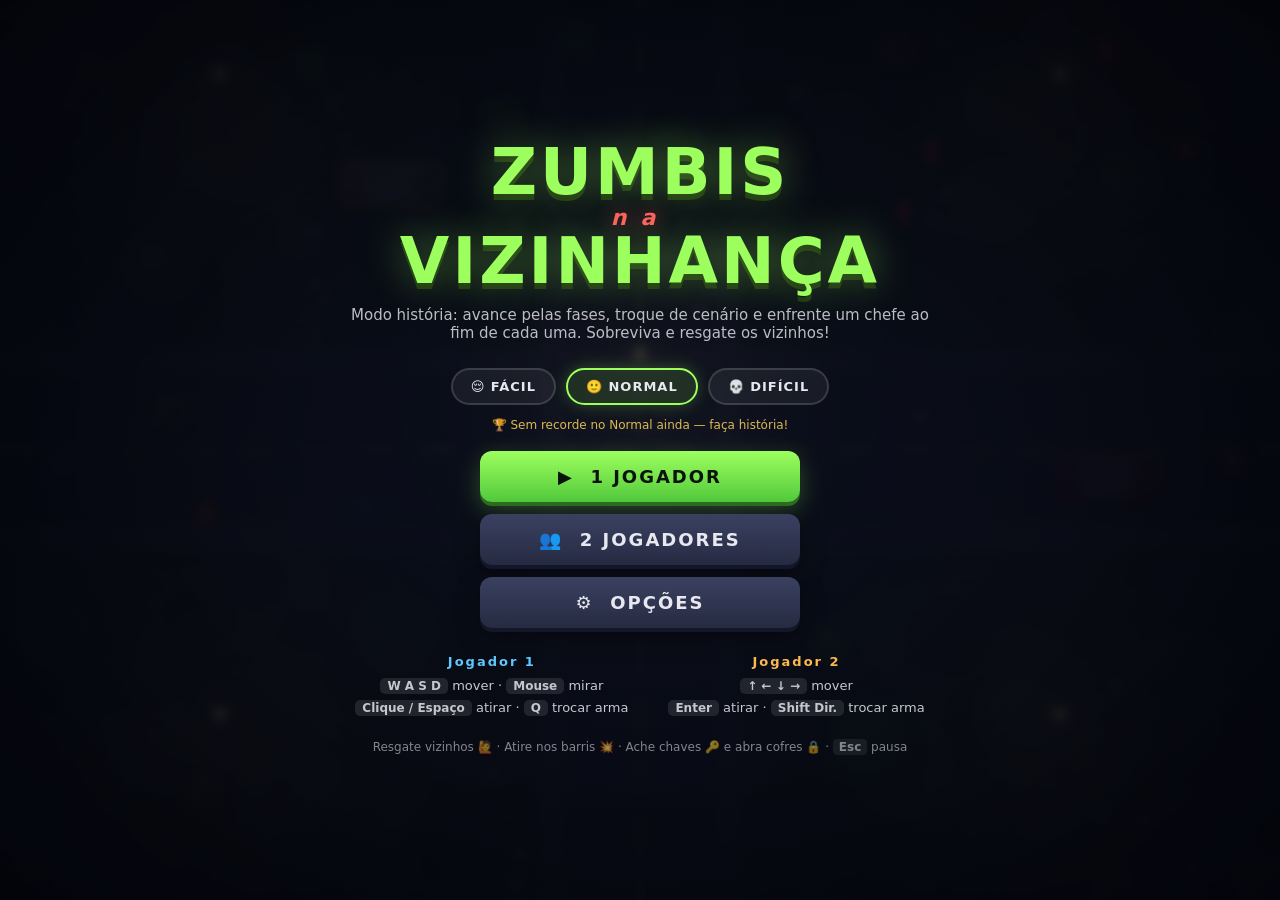
<file: index.html>
<!DOCTYPE html>
<html lang="pt-BR">
<head>
<meta charset="utf-8">
<meta name="viewport" content="width=device-width, initial-scale=1">
<title>Zumbis na Vizinhança</title>
<link rel="stylesheet" href="css/style.css">
</head>
<body>
<canvas id="game"></canvas>

<!-- HUD -->
<div id="hud" class="hidden">
  <div id="topbar">
    <div id="waveLabel">ONDA 1</div>
    <div id="score">0</div>
    <div id="money" class="stat"><i class="hicon"></i><span class="hval">0</span></div>
    <div id="zleft" class="stat"><i class="hicon"></i><span class="hval">0</span></div>
    <div id="keys" class="stat hidden"><i class="hicon"></i><span class="hval">0</span></div>
  </div>
  <div id="combo" class="hidden">
    <span id="comboMult">x2</span>
    <div id="comboBar"><div id="comboFill"></div></div>
  </div>
  <div id="bossbar" class="hidden">
    <div id="bossname">CHEFE</div>
    <div id="bossHp"><div id="bossHpFill"></div></div>
  </div>
  <div id="objective" class="hidden"></div>
  <div id="shopHint" class="hidden"><i class="hicon"></i><span class="hval"></span></div>
  <div id="mods" class="hidden"></div>
  <div class="pcard" id="p1card">
    <div class="pname" style="color:#5ec8ff">JOGADOR 1</div>
    <div class="hpbar"><div class="hpfill" id="p1hp"></div></div>
    <div class="weap" id="p1weap"><i class="wicon"></i><span class="wtext">Pistola · ∞</span></div>
  </div>
  <div class="pcard right hidden" id="p2card">
    <div class="pname" style="color:#ffb84d">JOGADOR 2</div>
    <div class="hpbar"><div class="hpfill" id="p2hp"></div></div>
    <div class="weap" id="p2weap"><i class="wicon"></i><span class="wtext">Pistola · ∞</span></div>
  </div>
  <div id="banner" class="hidden"></div>
</div>

<!-- MENU -->
<div id="menu" class="overlay">
  <div class="panel">
    <h1>ZUMBIS<span>na</span>VIZINHANÇA</h1>
    <p class="tag">Modo história: avance pelas fases, troque de cenário e enfrente um chefe ao fim de cada uma. Sobreviva e resgate os vizinhos!</p>

    <div class="diffs">
      <button class="diffbtn" data-diff="easy">😌 FÁCIL</button>
      <button class="diffbtn sel" data-diff="normal">🙂 NORMAL</button>
      <button class="diffbtn" data-diff="hard">💀 DIFÍCIL</button>
    </div>
    <p id="highline" class="hint" style="margin-bottom:14px"></p>

    <div class="btns">
      <button id="btn1p" class="big" disabled>▶ &nbsp;1 JOGADOR</button>
      <button id="btn2p" class="big alt" disabled>👥 &nbsp;2 JOGADORES</button>
      <button id="btnOptions" class="big alt">⚙ &nbsp;OPÇÕES</button>
    </div>
    <p id="artLoading" class="hint artload">⏳ Carregando arte…</p>
    <div class="controls">
      <div>
        <h3 style="color:#5ec8ff">Jogador 1</h3>
        <p id="p1hint"></p>
      </div>
      <div>
        <h3 style="color:#ffb84d">Jogador 2</h3>
        <p id="p2hint"></p>
      </div>
    </div>
    <p class="hint">Resgate vizinhos 🙋 · Atire nos barris 💥 · Ache chaves 🔑 e abra cofres 🔒 · <b>Esc</b> pausa</p>
  </div>
</div>

<!-- OPÇÕES -->
<div id="options" class="overlay hidden">
  <div class="panel">
    <h2>OPÇÕES</h2>

    <div class="optgroup">
      <h3>Controles</h3>
      <p class="opthint">Escolha as teclas de cada jogador — movimento, tiro e troca de arma.</p>
      <button id="btnControls" class="big">⌨ &nbsp;CONFIGURAR TECLAS</button>
    </div>

    <div class="optgroup">
      <h3>Áudio</h3>
      <div class="audio-set">
        <span>🎵</span><input type="range" class="vol vol-music" min="0" max="100" title="Música">
        <span>🔊</span><input type="range" class="vol vol-sfx" min="0" max="100" title="Efeitos">
      </div>
    </div>

    <div class="optgroup">
      <h3>Acessibilidade</h3>
      <label class="cb-toggle"><input type="checkbox" id="cbMode"> Modo daltônico (cores acessíveis)</label>
    </div>

    <div class="btns">
      <button id="optBack" class="big alt">◀ VOLTAR</button>
    </div>
  </div>
</div>

<!-- SELEÇÃO DE PERSONAGEM -->
<div id="charselect" class="overlay hidden">
  <div class="panel">
    <h2 id="csPrompt">ESCOLHA SEU HERÓI</h2>
    <div id="charrow"></div>
    <div id="csPicks"></div>
    <div class="btns">
      <button id="csBack" class="big alt">◀ VOLTAR</button>
    </div>
  </div>
</div>

<!-- ABRIGO (entre fases): estruturas, moradores e loja -->
<div id="shop" class="overlay hidden">
  <div class="panel wide">
    <h2 id="shopTitle">ABRIGO</h2>
    <p class="tag">Fim da fase! Invista no abrigo antes de seguir (sua pontuação não cai). <span id="shopMoney">💰 0</span></p>
    <p id="nextMods" class="nextmods"></p>
    <div class="tabs">
      <button class="tab sel" data-tab="tabRooms">🏚 ESTRUTURAS</button>
      <button class="tab" data-tab="tabPeople">🙋 MORADORES <span id="peopleCount" class="pill"></span></button>
      <button class="tab" data-tab="shopItems">🛒 LOJA</button>
    </div>
    <div id="tabRooms" class="tabpane"></div>
    <div id="tabPeople" class="tabpane hidden"></div>
    <div id="shopItems" class="tabpane hidden"></div>
    <div class="btns">
      <button id="shopGo" class="big">▶ PRÓXIMA FASE</button>
    </div>
  </div>
</div>

<!-- CONTROLES (remapeamento de teclas) -->
<div id="controls" class="overlay hidden">
  <div class="panel">
    <h2>CONTROLES</h2>
    <p class="tag">Clique numa tecla e aperte a nova. <b>Esc</b> cancela a captura.</p>
    <div id="bindsGrid"></div>
    <p id="bindMsg" class="bindmsg"></p>
    <div class="btns">
      <button id="ctrlBack" class="big">◀ VOLTAR</button>
      <button id="ctrlReset" class="big alt">↺ RESTAURAR PADRÃO</button>
    </div>
  </div>
</div>

<!-- PAUSE -->
<div id="pause" class="overlay hidden">
  <div class="panel small">
    <h2>PAUSADO</h2>
    <div class="btns">
      <button id="btnResume" class="big">CONTINUAR</button>
      <button id="btnPauseControls" class="big alt">⌨ CONTROLES</button>
      <button id="btnQuit" class="big alt">SAIR PARA O MENU</button>
    </div>
    <div class="audio-set">
      <span>🎵</span><input type="range" class="vol vol-music" min="0" max="100" title="Música">
      <span>🔊</span><input type="range" class="vol vol-sfx" min="0" max="100" title="Efeitos">
    </div>
  </div>
</div>

<!-- GAME OVER -->
<div id="gameover" class="overlay hidden">
  <div class="panel small">
    <h2 class="red">VOCÊ VIROU JANTAR</h2>
    <div id="stats"></div>
    <div class="btns">
      <button id="btnRetry" class="big">↻ JOGAR DE NOVO</button>
      <button id="btnMenu" class="big alt">MENU</button>
    </div>
  </div>
</div>

<script src="js/utils.js"></script>
<script src="js/audio.js"></script>
<script src="js/input.js"></script>
<script src="js/particles.js"></script>
<script src="js/cartoon.js"></script>
<script src="js/aiart.js"></script>
<script src="js/world.js"></script>
<script src="js/entities.js"></script>
<script src="js/game.js"></script>
</body>
</html>
</file>
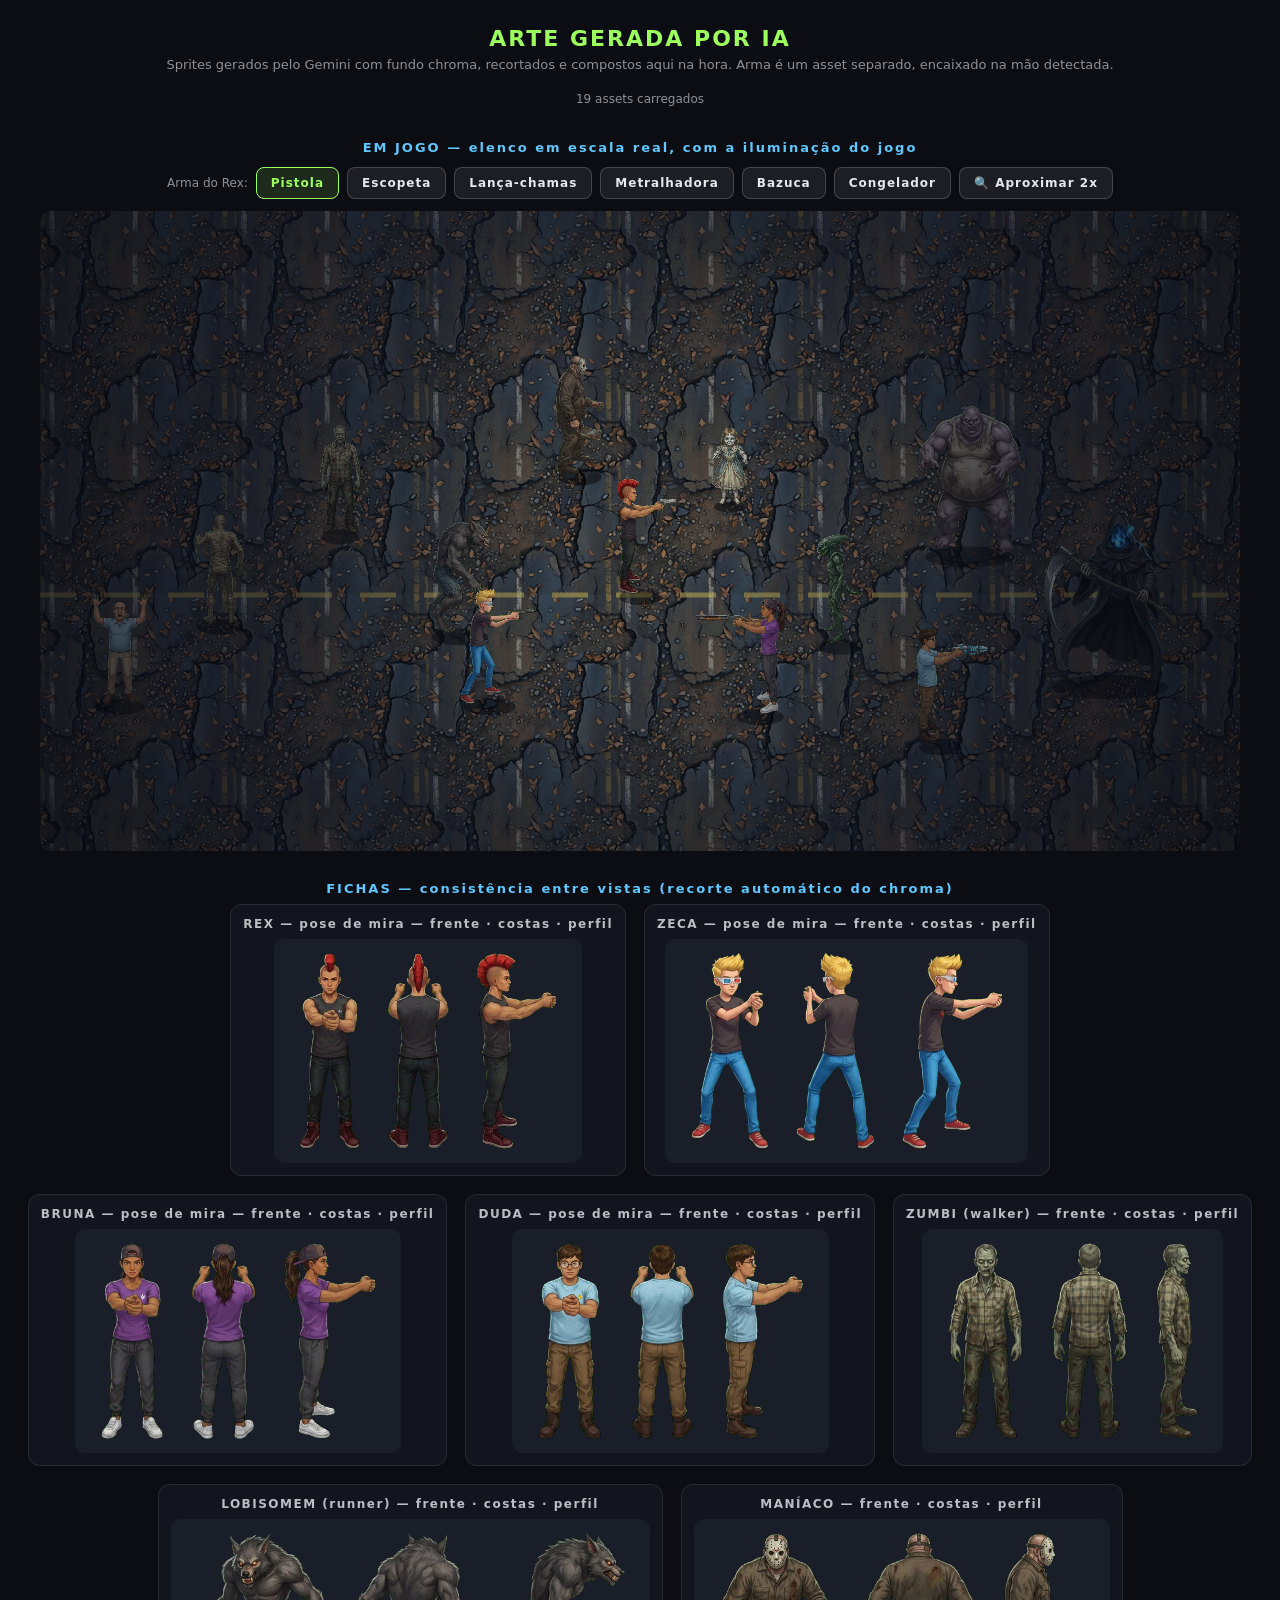
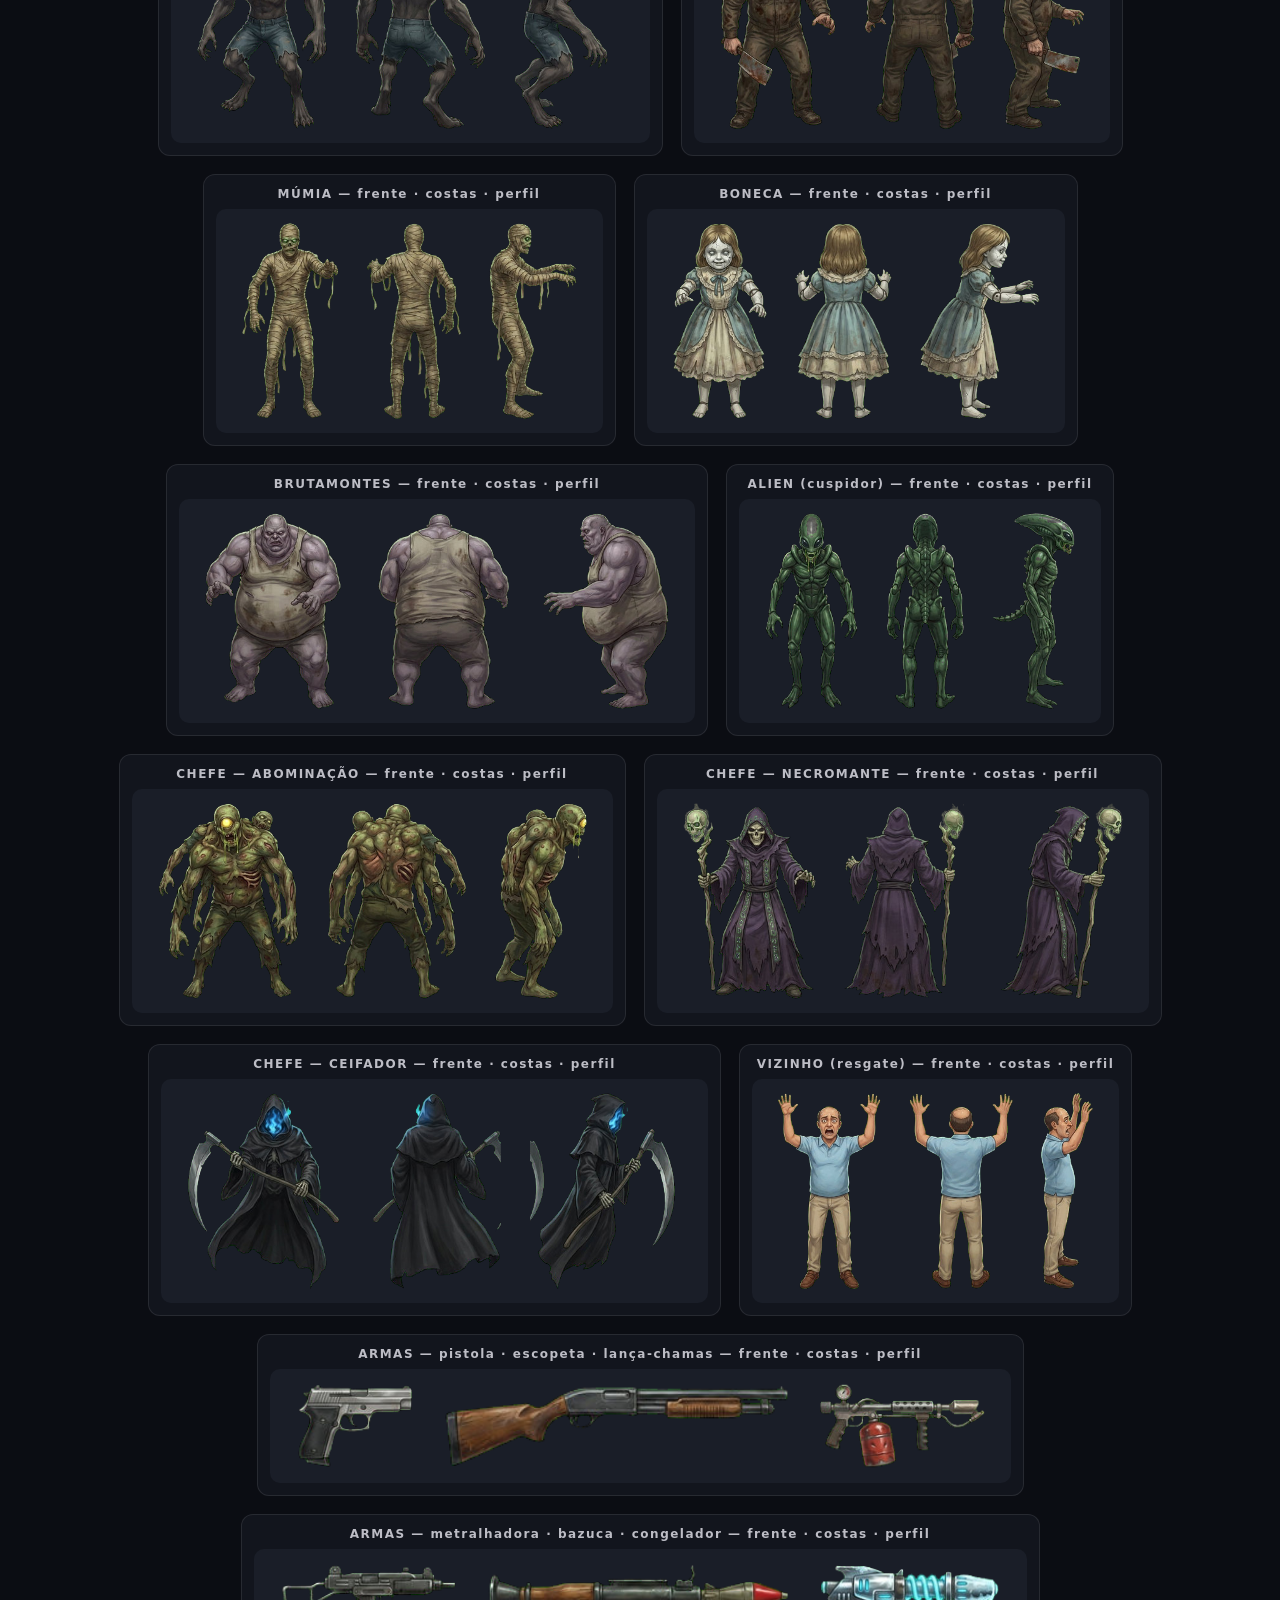
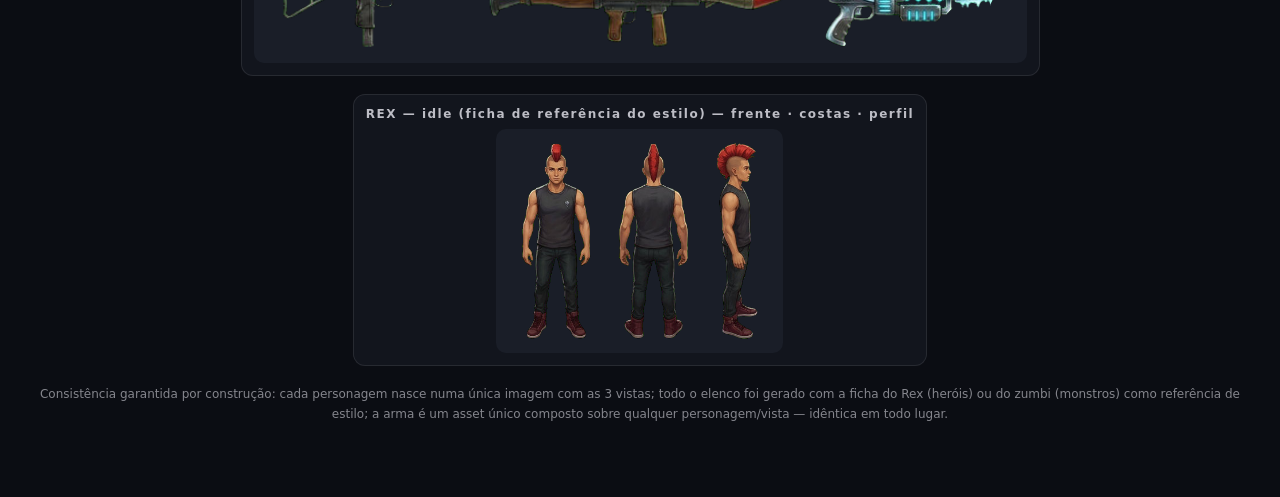
<file: ai-preview.html>
<!DOCTYPE html>
<html lang="pt-BR">
<head>
<meta charset="utf-8">
<meta name="viewport" content="width=device-width, initial-scale=1">
<title>Arte gerada por IA — Zumbis na Vizinhança</title>
<style>
  * { box-sizing: border-box; }
  body { margin: 0; padding: 26px 20px 60px; background: #0b0d13; color: #e8e8f0; font-family: 'Segoe UI', system-ui, sans-serif; }
  h1 { font-size: 22px; letter-spacing: 2px; color: #9dff5e; text-align: center; margin: 0 0 6px; }
  h2 { font-size: 13px; letter-spacing: 2px; color: #5ec8ff; margin: 30px 0 8px; text-align: center; }
  .sub { text-align: center; opacity: .6; font-size: 13px; margin: 0 0 20px; }
  .wrap { max-width: 1240px; margin: 0 auto; }
  canvas { display: block; margin: 0 auto; border-radius: 10px; background: #000; max-width: 100%; }
  .ctl { text-align: center; margin: 12px 0; display: flex; gap: 8px; justify-content: center; flex-wrap: wrap; align-items: center; }
  .ctl span { opacity: .6; font-size: 12px; }
  button { font-family: inherit; font-size: 12px; font-weight: 700; letter-spacing: 1px; color: #e8e8f0;
    background: rgba(255,255,255,.07); border: 1px solid rgba(255,255,255,.18); border-radius: 8px; padding: 8px 14px; cursor: pointer; }
  button:hover { background: rgba(255,255,255,.14); }
  button.sel { border-color: #9dff5e; color: #9dff5e; background: rgba(157,255,94,.12); }
  .sheets { display: flex; gap: 18px; justify-content: center; flex-wrap: wrap; }
  .sheet { background: #12151d; border: 1px solid rgba(255,255,255,.09); border-radius: 12px; padding: 12px; text-align: center; }
  .sheet h3 { font-size: 12px; letter-spacing: 1.5px; margin: 0 0 8px; opacity: .8; }
  .sheet canvas { background: #1a1e28; }
  .note { font-size: 12px; opacity: .55; text-align: center; margin-top: 18px; line-height: 1.7; }
  #status { text-align: center; opacity: .6; font-size: 12px; min-height: 18px; }
</style>
</head>
<body>
<div class="wrap">
  <h1>ARTE GERADA POR IA</h1>
  <p class="sub">Sprites gerados pelo Gemini com fundo chroma, recortados e compostos aqui na hora. Arma é um asset separado, encaixado na mão detectada.</p>
  <p id="status">carregando…</p>

  <h2>EM JOGO — elenco em escala real, com a iluminação do jogo</h2>
  <div class="ctl">
    <span>Arma do Rex:</span>
    <button data-w="weapons:0" class="sel">Pistola</button>
    <button data-w="weapons:1">Escopeta</button>
    <button data-w="weapons:2">Lança-chamas</button>
    <button data-w="weapons2:0">Metralhadora</button>
    <button data-w="weapons2:1">Bazuca</button>
    <button data-w="weapons2:2">Congelador</button>
    <button id="zoom">🔍 Aproximar 2x</button>
  </div>
  <canvas id="scene" width="1200" height="640"></canvas>

  <h2>FICHAS — consistência entre vistas (recorte automático do chroma)</h2>
  <div class="sheets" id="sheets"></div>

  <p class="note">
    Consistência garantida por construção: cada personagem nasce numa única imagem com as 3 vistas;
    todo o elenco foi gerado com a ficha do Rex (heróis) ou do zumbi (monstros) como referência de estilo;
    a arma é um asset único composto sobre qualquer personagem/vista — idêntica em todo lugar.
  </p>
</div>

<script>
// ---------- carregamento + chroma key ----------
function loadImg(src) {
  return new Promise((ok, err) => { const i = new Image(); i.onload = () => ok(i); i.onerror = err; i.src = src; });
}

// remove o verde puro (tolerante a JPEG) e tira a franja verde das bordas
function chromaKey(img) {
  const c = document.createElement('canvas');
  c.width = img.naturalWidth; c.height = img.naturalHeight;
  const g = c.getContext('2d');
  g.drawImage(img, 0, 0);
  const id = g.getImageData(0, 0, c.width, c.height);
  const d = id.data;
  for (let i = 0; i < d.length; i += 4) {
    const r = d[i], gg = d[i + 1], b = d[i + 2];
    const dom = gg - Math.max(r, b);
    if (dom > 90) { d[i + 3] = 0; continue; }
    if (dom > 34) { d[i + 3] = Math.round(255 * (1 - (dom - 34) / 56)); d[i + 1] = Math.max(r, b); }
  }
  g.putImageData(id, 0, 0);
  return c;
}

// separa as figuras de uma ficha (colunas ocupadas separadas por vão) e recorta cada bbox
function slice(keyed, expected) {
  const w = keyed.width, h = keyed.height;
  const d = keyed.getContext('2d').getImageData(0, 0, w, h).data;
  // ocupação por coluna (contagem, não só booleano: serve para achar "vales")
  const cnt = new Uint16Array(w);
  for (let y = 0; y < h; y++) for (let x = 0; x < w; x++) if (d[(y * w + x) * 4 + 3] > 40) cnt[x]++;
  const runs = [];
  let start = -1, gap = 0;
  for (let x = 0; x <= w; x++) {
    const on = x < w && cnt[x] > 0;
    if (on) { if (start < 0) start = x; gap = 0; }
    else if (start >= 0) { if (++gap > 14) { runs.push([start, x - gap]); start = -1; gap = 0; } }
  }
  if (start >= 0) runs.push([start, w - 1]);
  runs.sort((a, b) => (b[1] - b[0]) - (a[1] - a[0]));
  let keep = runs.slice(0, expected).sort((a, b) => a[0] - b[0]);

  // figuras encostando (foice, braços largos) fundem faixas → divide a mais larga
  // nos vales de ocupação perto das divisões iguais (as fichas são espaçadas uniformemente)
  if (keep.length < expected && keep.length > 0) {
    const wide = keep.reduce((a, b) => (b[1] - b[0]) > (a[1] - a[0]) ? b : a);
    const need = expected - keep.length + 1;
    const [x0, x1] = wide, span = x1 - x0 + 1, r = Math.round(span * 0.10);
    const cuts = [];
    for (let i = 1; i < need; i++) {
      const target = x0 + Math.round(span * i / need);
      let best = target, bv = Infinity;
      for (let x = Math.max(x0, target - r); x <= Math.min(x1, target + r); x++) if (cnt[x] < bv) { bv = cnt[x]; best = x; }
      cuts.push(best);
    }
    const pieces = []; let s = x0;
    for (const c of cuts) { pieces.push([s, c]); s = c + 1; }
    pieces.push([s, x1]);
    keep = keep.filter(k => k !== wide).concat(pieces).sort((a, b) => a[0] - b[0]);
  }
  return keep.map(([x0, x1]) => {
    let y0 = h, y1 = 0;
    for (let y = 0; y < h; y++) for (let x = x0; x <= x1; x++) if (d[(y * w + x) * 4 + 3] > 40) { if (y < y0) y0 = y; if (y > y1) y1 = y; break; }
    const pad = 4;
    const c = document.createElement('canvas');
    c.width = (x1 - x0 + 1) + pad * 2; c.height = (y1 - y0 + 1) + pad * 2;
    c.getContext('2d').drawImage(keyed, x0, y0, x1 - x0 + 1, y1 - y0 + 1, pad, pad, x1 - x0 + 1, y1 - y0 + 1);
    return c;
  });
}

// ponto da mão num sprite de perfil em pose de mira: região opaca mais à direita
const _hand = new WeakMap();
function handPoint(c) {
  if (_hand.has(c)) return _hand.get(c);
  const w = c.width, h = c.height;
  const d = c.getContext('2d').getImageData(0, 0, w, h).data;
  let maxX = 0;
  for (let x = w - 1; x >= 0 && !maxX; x--) for (let y = 0; y < h; y++) if (d[(y * w + x) * 4 + 3] > 60) { maxX = x; break; }
  let sy = 0, n = 0;
  for (let x = Math.max(0, maxX - Math.round(w * 0.07)); x <= maxX; x++)
    for (let y = 0; y < h; y++) if (d[(y * w + x) * 4 + 3] > 60) { sy += y; n++; }
  const p = { x: maxX - w * 0.02, y: n ? sy / n : h * 0.25 };
  _hand.set(c, p);
  return p;
}

// empunhadura de cada arma (fração da largura/altura) e altura em jogo
const ANCHORS = {
  weapons:  [ { ax: 0.24, ay: 0.62, h: 0.12 }, { ax: 0.46, ay: 0.50, h: 0.16 }, { ax: 0.34, ay: 0.46, h: 0.19 } ],
  weapons2: [ { ax: 0.40, ay: 0.55, h: 0.14 }, { ax: 0.44, ay: 0.50, h: 0.16 }, { ax: 0.28, ay: 0.56, h: 0.15 } ],
};

// sprite com altura-alvo, pés em footY, com sombra
function sprite(g, c, x, footY, height, flip) {
  const s = height / c.height, w = c.width * s;
  g.save();
  g.globalAlpha = 0.45; g.fillStyle = '#000';
  g.beginPath(); g.ellipse(x, footY + 2, w * 0.42, height * 0.07, 0, 0, Math.PI * 2); g.fill();
  g.restore();
  g.save();
  g.translate(x, footY);
  if (flip) g.scale(-1, 1);
  g.drawImage(c, -w / 2, -height, w, height);
  g.restore();
}

// herói de perfil com a arma composta NA MÃO (arma por baixo; as mãos envolvem a empunhadura)
function heroArmed(g, side, x, footY, height, wpKey, flip) {
  const s = height / side.height, w = side.width * s;
  const [sheet, idx] = wpKey.split(':');
  const wp = A[sheet] && A[sheet][+idx];
  if (wp) {
    const hp = handPoint(side), an = ANCHORS[sheet][+idx];
    const wh = height * an.h, ws = wh / wp.height, ww = wp.width * ws;
    g.save();
    g.translate(x, footY);
    if (flip) g.scale(-1, 1);
    const hx = -w / 2 + hp.x * s, hy = -height + hp.y * s;
    g.drawImage(wp, hx - ww * an.ax, hy - wh * an.ay, ww, wh);
    g.restore();
  }
  sprite(g, side, x, footY, height, flip);
}

// ---------- cena ----------
const scene = document.getElementById('scene');
const S = scene.getContext('2d');
let A = {};
let rexWeapon = 'weapons:0', zoom = false;

function drawScene() {
  const W = scene.width, H = scene.height;
  const z = zoom ? 2 : 1;
  S.save();
  S.setTransform(1, 0, 0, 1, 0, 0);
  S.clearRect(0, 0, W, H);
  S.scale(z, z);
  const vw = W / z, vh = H / z;

  if (A.ground) {
    S.fillStyle = S.createPattern(A.ground, 'repeat');
    S.save(); S.scale(0.5, 0.5); S.fillRect(0, 0, vw * 2, vh * 2); S.restore();
  } else { S.fillStyle = '#2a2c30'; S.fillRect(0, 0, vw, vh); }
  S.strokeStyle = 'rgba(210,190,90,.55)'; S.lineWidth = 5; S.setLineDash([36, 28]);
  S.beginPath(); S.moveTo(0, vh * 0.6); S.lineTo(vw, vh * 0.6); S.stroke(); S.setLineDash([]);

  const HH = 118, MH = 112, BH = 175;
  const cx = vw * 0.5, fy = vh * 0.6;
  const v = (k, i) => A[k] && A[k][i];

  // monstros ao redor (várias vistas)
  if (v('zombie', 0))   sprite(S, v('zombie', 0),   cx - 300, fy - 60, MH);
  if (v('werewolf', 2)) sprite(S, v('werewolf', 2), cx - 180, fy + 40, MH * 1.05);
  if (v('brute', 0))    sprite(S, v('brute', 0),    cx + 330, fy - 40, MH * 1.35);
  if (v('alien', 2))    sprite(S, v('alien', 2),    cx + 200, fy + 50, MH, true);
  if (v('mummy', 1))    sprite(S, v('mummy', 1),    cx - 420, fy + 30, MH);
  if (v('doll', 0))     sprite(S, v('doll', 0),     cx + 90,  fy - 90, MH * 0.7);
  if (v('maniac', 2))   sprite(S, v('maniac', 2),   cx - 60,  fy - 120, MH * 1.08);
  if (v('boss_reaper', 0)) sprite(S, v('boss_reaper', 0), cx + 470, fy + 90, BH);
  if (v('civilian', 0)) sprite(S, v('civilian', 0), cx - 520, fy + 110, HH * 0.95);

  // heróis armados (perfil), cada um com uma arma diferente
  if (v('rex_aim', 2))   heroArmed(S, v('rex_aim', 2),   cx,       fy,       HH, rexWeapon);
  if (v('zeca_aim', 2))  heroArmed(S, v('zeca_aim', 2),  cx - 150, fy + 110, HH, 'weapons2:0');
  if (v('bruna_aim', 2)) heroArmed(S, v('bruna_aim', 2), cx + 120, fy + 120, HH, 'weapons:1', true);
  if (v('duda_aim', 2))  heroArmed(S, v('duda_aim', 2),  cx + 300, fy + 150, HH, 'weapons2:2');

  // iluminação do jogo
  const dark = document.createElement('canvas'); dark.width = W; dark.height = H;
  const D = dark.getContext('2d');
  D.fillStyle = 'rgba(12,14,30,0.58)'; D.fillRect(0, 0, W, H);
  D.globalCompositeOperation = 'destination-out';
  const hole = (x, y, r, a) => { const gr = D.createRadialGradient(x, y, 0, x, y, r); gr.addColorStop(0, `rgba(0,0,0,${a})`); gr.addColorStop(1, 'rgba(0,0,0,0)'); D.fillStyle = gr; D.beginPath(); D.arc(x, y, r, 0, Math.PI * 2); D.fill(); };
  hole(cx * z, (fy - 50) * z, 340 * z, 0.98); hole(cx * z, (fy - 50) * z, 620 * z, 0.35);
  S.setTransform(1, 0, 0, 1, 0, 0);
  S.drawImage(dark, 0, 0);
  const vg = S.createRadialGradient(W / 2, H / 2, Math.min(W, H) * 0.3, W / 2, H / 2, Math.max(W, H) * 0.7);
  vg.addColorStop(0, 'rgba(0,0,0,0)'); vg.addColorStop(1, 'rgba(0,0,0,.46)');
  S.fillStyle = vg; S.fillRect(0, 0, W, H);
  S.restore();
}

function showSheet(title, parts, height) {
  const box = document.createElement('div'); box.className = 'sheet';
  const h3 = document.createElement('h3'); h3.textContent = title; box.appendChild(h3);
  const c = document.createElement('canvas');
  const gapPx = 24;
  const ws = parts.map(p => p.width * (height / p.height));
  c.width = ws.reduce((a, b) => a + b, 0) + gapPx * (parts.length + 1); c.height = height + 24;
  const g = c.getContext('2d');
  let x = gapPx;
  parts.forEach((p, i) => { g.drawImage(p, x, 12, ws[i], height); x += ws[i] + gapPx; });
  box.appendChild(c);
  document.getElementById('sheets').appendChild(box);
}

// [asset, título, altura na ficha]
const SHEETS = [
  ['rex_aim',   'REX — pose de mira'],   ['zeca_aim', 'ZECA — pose de mira'],
  ['bruna_aim', 'BRUNA — pose de mira'], ['duda_aim', 'DUDA — pose de mira'],
  ['zombie', 'ZUMBI (walker)'], ['werewolf', 'LOBISOMEM (runner)'], ['maniac', 'MANÍACO'],
  ['mummy', 'MÚMIA'], ['doll', 'BONECA'], ['brute', 'BRUTAMONTES'], ['alien', 'ALIEN (cuspidor)'],
  ['boss_abom', 'CHEFE — ABOMINAÇÃO'], ['boss_necro', 'CHEFE — NECROMANTE'], ['boss_reaper', 'CHEFE — CEIFADOR'],
  ['civilian', 'VIZINHO (resgate)'],
  ['weapons',  'ARMAS — pistola · escopeta · lança-chamas', 90],
  ['weapons2', 'ARMAS — metralhadora · bazuca · congelador', 90],
  ['rex', 'REX — idle (ficha de referência do estilo)'],
];

(async () => {
  const st = document.getElementById('status');
  const missing = [];
  await Promise.all(SHEETS.map(async ([name]) => {
    try { A[name] = slice(chromaKey(await loadImg(`assets/ai/${name}.jpg`)), 3); }
    catch (e) { missing.push(name); }
  }));
  try { A.ground = await loadImg('assets/ai/ground.jpg'); } catch (e) {}
  st.textContent = `${Object.keys(A).length} assets carregados` + (missing.length ? ` · faltando: ${missing.join(', ')}` : '');
  for (const [name, title, h] of SHEETS) if (A[name]) showSheet(title + ' — frente · costas · perfil', A[name], h || 200);
  drawScene();
})();

document.querySelectorAll('button[data-w]').forEach(b => b.onclick = () => {
  rexWeapon = b.dataset.w;
  document.querySelectorAll('button[data-w]').forEach(o => o.classList.toggle('sel', o === b));
  drawScene();
});
document.getElementById('zoom').onclick = (e) => { zoom = !zoom; e.target.textContent = zoom ? '↩ Escala real' : '🔍 Aproximar 2x'; drawScene(); };
</script>
</body>
</html>
</file>
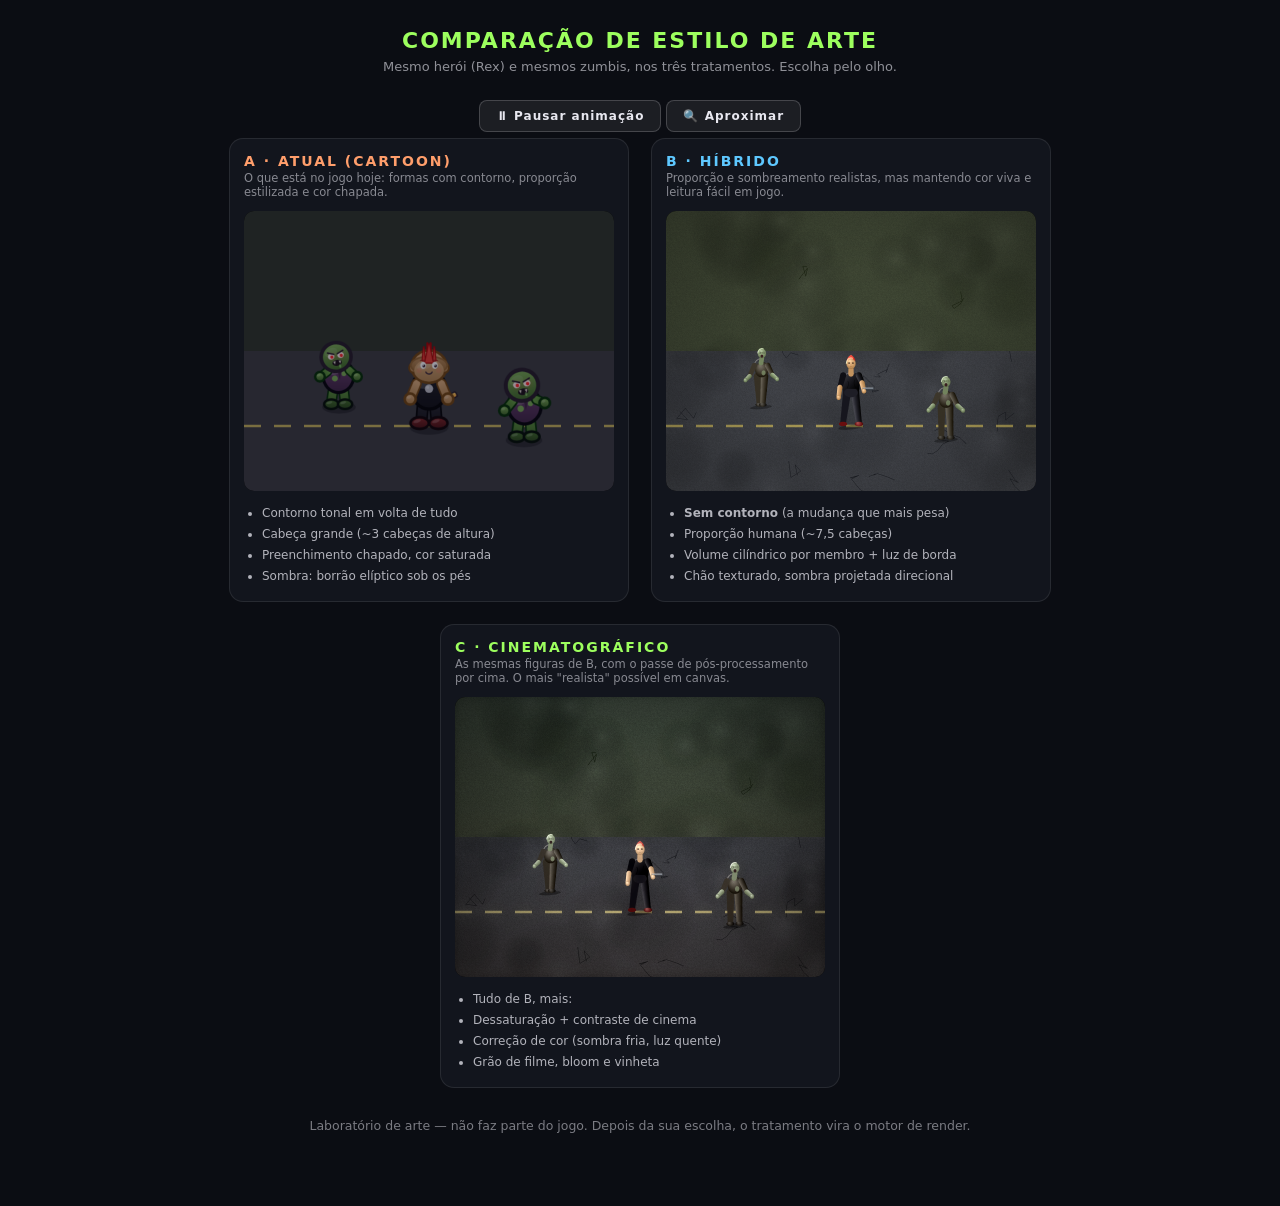
<file: art-preview.html>
<!DOCTYPE html>
<html lang="pt-BR">
<head>
<meta charset="utf-8">
<meta name="viewport" content="width=device-width, initial-scale=1">
<title>Comparação de estilo de arte — Zumbis na Vizinhança</title>
<style>
  * { box-sizing: border-box; }
  body {
    margin: 0; padding: 28px 20px 60px;
    background: #0b0d13; color: #e8e8f0;
    font-family: 'Segoe UI', system-ui, sans-serif;
  }
  h1 { font-size: 22px; letter-spacing: 2px; color: #9dff5e; text-align: center; margin: 0 0 6px; }
  .sub { text-align: center; opacity: .6; font-size: 13px; margin: 0 0 26px; }
  .row { display: flex; gap: 22px; justify-content: center; flex-wrap: wrap; }
  .card {
    background: #12151d; border: 1px solid rgba(255,255,255,.09);
    border-radius: 14px; padding: 14px; width: 400px;
  }
  .card h2 { font-size: 14px; letter-spacing: 2px; margin: 0 0 2px; }
  .card .tag { font-size: 11.5px; opacity: .55; margin: 0 0 10px; min-height: 30px; }
  canvas { display: block; width: 100%; border-radius: 10px; background: #000; }
  ul { margin: 12px 0 0; padding-left: 18px; font-size: 12px; opacity: .75; line-height: 1.75; }
  .a h2 { color: #ff9e6b; } .b h2 { color: #5ec8ff; } .c h2 { color: #9dff5e; }
  .foot { text-align: center; margin-top: 30px; font-size: 12.5px; opacity: .5; }
  .ctl { text-align: center; margin: 18px 0 6px; }
  button {
    font-family: inherit; font-size: 12px; font-weight: 700; letter-spacing: 1px;
    color: #e8e8f0; background: rgba(255,255,255,.07);
    border: 1px solid rgba(255,255,255,.18); border-radius: 8px;
    padding: 8px 16px; cursor: pointer;
  }
  button:hover { background: rgba(255,255,255,.14); }
</style>
</head>
<body>

<h1>COMPARAÇÃO DE ESTILO DE ARTE</h1>
<p class="sub">Mesmo herói (Rex) e mesmos zumbis, nos três tratamentos. Escolha pelo olho.</p>

<div class="ctl">
  <button id="toggle">⏸ Pausar animação</button>
  <button id="zoom">🔍 Aproximar</button>
</div>

<div class="row">
  <div class="card a">
    <h2>A · ATUAL (CARTOON)</h2>
    <p class="tag">O que está no jogo hoje: formas com contorno, proporção estilizada e cor chapada.</p>
    <canvas id="cA" width="740" height="560"></canvas>
    <ul>
      <li>Contorno tonal em volta de tudo</li>
      <li>Cabeça grande (~3 cabeças de altura)</li>
      <li>Preenchimento chapado, cor saturada</li>
      <li>Sombra: borrão elíptico sob os pés</li>
    </ul>
  </div>

  <div class="card b">
    <h2>B · HÍBRIDO</h2>
    <p class="tag">Proporção e sombreamento realistas, mas mantendo cor viva e leitura fácil em jogo.</p>
    <canvas id="cB" width="740" height="560"></canvas>
    <ul>
      <li><b>Sem contorno</b> (a mudança que mais pesa)</li>
      <li>Proporção humana (~7,5 cabeças)</li>
      <li>Volume cilíndrico por membro + luz de borda</li>
      <li>Chão texturado, sombra projetada direcional</li>
    </ul>
  </div>

  <div class="card c">
    <h2>C · CINEMATOGRÁFICO</h2>
    <p class="tag">As mesmas figuras de B, com o passe de pós-processamento por cima. O mais "realista" possível em canvas.</p>
    <canvas id="cC" width="740" height="560"></canvas>
    <ul>
      <li>Tudo de B, mais:</li>
      <li>Dessaturação + contraste de cinema</li>
      <li>Correção de cor (sombra fria, luz quente)</li>
      <li>Grão de filme, bloom e vinheta</li>
    </ul>
  </div>
</div>

<p class="foot">Laboratório de arte — não faz parte do jogo. Depois da sua escolha, o tratamento vira o motor de render.</p>

<script src="js/utils.js"></script>
<script src="js/cartoon.js"></script>
<script src="js/realistic.js"></script>
<script>
const A = document.getElementById('cA').getContext('2d');
const B = document.getElementById('cB').getContext('2d');
const C = document.getElementById('cC').getContext('2d');
const W = 740, H = 560, FOOT = 430, S = 2.6;

// posições (herói ao centro, zumbis se aproximando)
const ZOMBIES = [
  { x: 190, y: FOOT - 40, s: S * 0.92, off: 0.0 },
  { x: 560, y: FOOT + 26, s: S * 1.0,  off: 1.7 },
];

// enquadramento: normal (como no jogo) ou close-up (para julgar o acabamento)
let closeUp = false;
function view() {
  return closeUp
    ? { heroX: 250, foot: 520, s: S * 2.0, zombies: [{ x: 540, y: 512, s: S * 1.9, off: 1.7 }] }
    : { heroX: 370, foot: FOOT, s: S, zombies: ZOMBIES };
}

// --- fundo do painel A: como o jogo é hoje (cor chapada + poucos detalhes) ---
function groundFlat(g) {
  g.fillStyle = '#2c3428';
  g.fillRect(0, 0, W, H);
  g.fillStyle = '#3a3a3e';                       // rua
  g.fillRect(0, FOOT - 150, W, 300);
  g.strokeStyle = '#c8b45a'; g.lineWidth = 5;
  g.setLineDash([34, 26]);
  g.beginPath(); g.moveTo(0, FOOT); g.lineTo(W, FOOT); g.stroke();
  g.setLineDash([]);
}

// --- fundo dos painéis B e C: textura procedural ---
let texCache = null;
function groundTextured(g) {
  if (!texCache) {
    texCache = document.createElement('canvas');
    texCache.width = W; texCache.height = H;
    const t = texCache.getContext('2d');
    RFX.ground(t, W, H, '#39402f', { cracks: 10 });          // terra/grama
    t.save();                                                 // faixa de asfalto
    t.beginPath(); t.rect(0, FOOT - 150, W, 300); t.clip();
    RFX.ground(t, W, H, '#3b3d42', { cracks: 26 });
    t.restore();
    t.strokeStyle = 'rgba(200,180,90,.75)'; t.lineWidth = 5;
    t.setLineDash([34, 26]);
    t.beginPath(); t.moveTo(0, FOOT); t.lineTo(W, FOOT); t.stroke();
    t.setLineDash([]);
  }
  g.drawImage(texCache, 0, 0);
}

function drawA(t) {
  const v = view();
  A.clearRect(0, 0, W, H);
  groundFlat(A);
  for (const z of v.zombies) {
    CARTOON.blit(A, (g, cx, cy) => CARTOON.monster(g, 'zombie', cx, cy, 1, t + z.off, { view: 'down' }),
      z.x, z.y, { scale: z.s * 0.5 });
  }
  CARTOON.blit(A, (g, cx, cy) => CARTOON.hero(g, 'rex', cx, cy, 1, t, { moving: true, view: 'down', weapon: 'pistol' }),
    v.heroX, v.foot, { scale: v.s * 0.5 });
  // ambiente escuro do jogo
  A.fillStyle = 'rgba(12,14,30,0.42)';
  A.fillRect(0, 0, W, H);
}

function drawFigures(g, t) {
  const v = view();
  for (const z of v.zombies) REAL.zombie(g, z.x, z.y, z.s * 0.5, t + z.off);
  REAL.hero(g, 'rex', v.heroX, v.foot, v.s * 0.5, t, { moving: true });
}

function drawB(t) {
  B.clearRect(0, 0, W, H);
  groundTextured(B);
  drawFigures(B, t);
  RFX.post(B.canvas, { vignette: 0.30, grain: 0.05 });
}

function drawC(t) {
  C.clearRect(0, 0, W, H);
  groundTextured(C);
  drawFigures(C, t);
  RFX.post(C.canvas, {
    bloom: 0.16, grade: 0.40, sat: 0.62, contrast: 1.16,
    grain: 0.13, vignette: 0.52,
  });
}

let running = true, t0 = performance.now(), t = 0;
function frame(now) {
  if (running) t = (now - t0) / 1000;
  drawA(t); drawB(t); drawC(t);
  requestAnimationFrame(frame);
}
requestAnimationFrame(frame);

document.getElementById('toggle').onclick = (e) => {
  running = !running;
  if (running) t0 = performance.now() - t * 1000;
  e.target.textContent = running ? '⏸ Pausar animação' : '▶ Retomar animação';
};

document.getElementById('zoom').onclick = (e) => {
  closeUp = !closeUp;
  e.target.textContent = closeUp ? '↩ Afastar' : '🔍 Aproximar';
};
</script>
</body>
</html>
</file>
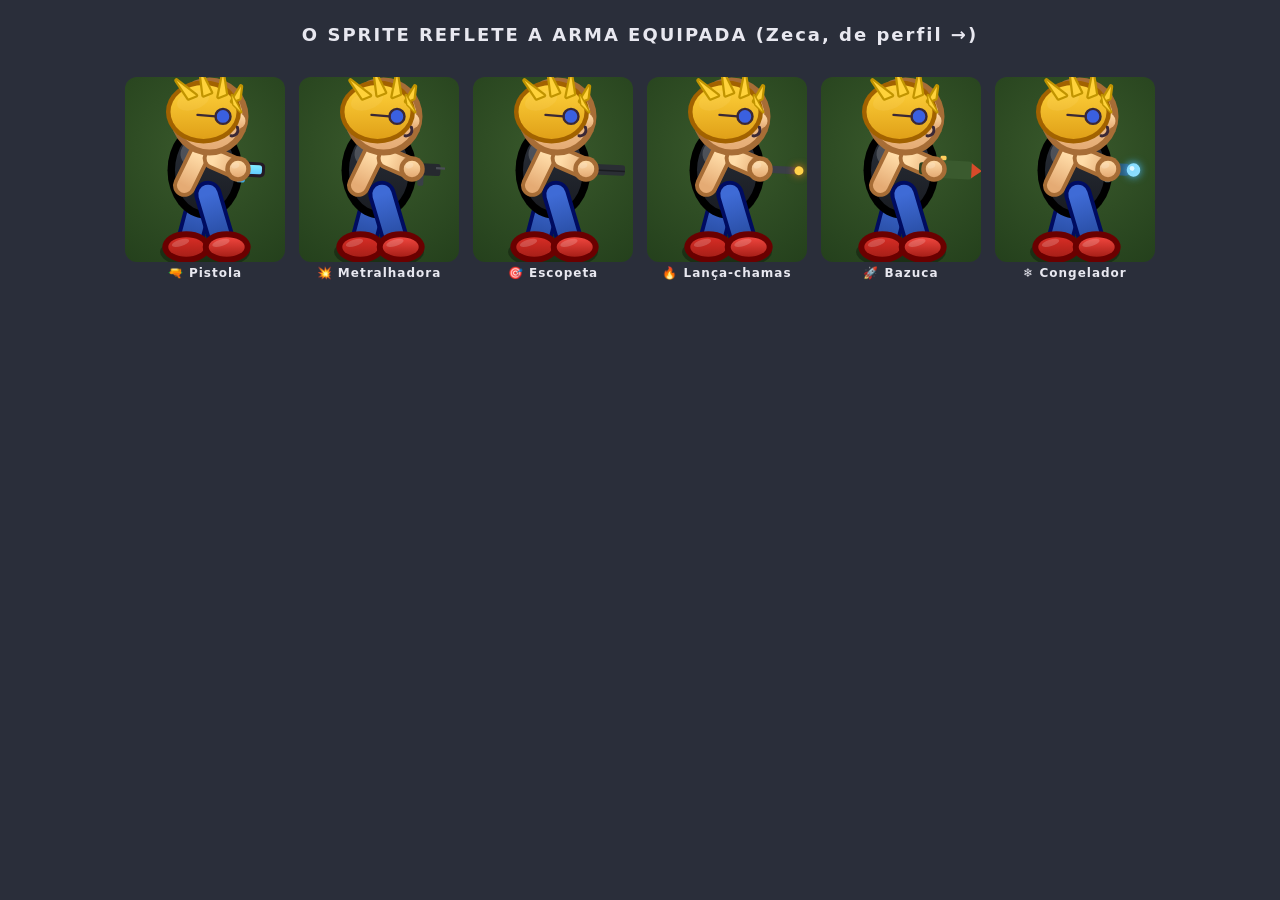
<file: cartoon-preview.html>
<!DOCTYPE html>
<html lang="pt-BR">
<head>
<meta charset="utf-8">
<title>Herói × Arma</title>
<style>
  body { margin: 0; background: #2a2e3a; color: #e8e8f0; font-family: system-ui, sans-serif; }
  h1 { text-align: center; padding: 12px; font-size: 18px; letter-spacing: 2px; }
  .row { display: flex; flex-wrap: wrap; gap: 14px; justify-content: center; padding: 8px; }
  .cell { text-align: center; }
  .cell .name { margin-top: 4px; font-size: 12px; font-weight: 700; letter-spacing: 1px; }
  .grass { background: radial-gradient(circle at 50% 40%, #3a5a2c, #24401c); border-radius: 12px; }
  canvas { display: block; }
</style>
</head>
<body>
  <h1>O SPRITE REFLETE A ARMA EQUIPADA (Zeca, de perfil →)</h1>
  <div class="row" id="rows"></div>

<script src="js/cartoon.js"></script>
<script>
  const WLABEL = { pistol:'🔫 Pistola', smg:'💥 Metralhadora', shotgun:'🎯 Escopeta', flamethrower:'🔥 Lança-chamas', rocket:'🚀 Bazuca', freeze:'❄️ Congelador' };
  const weapons = ['pistol','smg','shotgun','flamethrower','rocket','freeze'];
  const canvases = [];
  const container = document.getElementById('rows');
  weapons.forEach(w => {
    const cell = document.createElement('div'); cell.className='cell';
    const cv = document.createElement('canvas'); cv.width=160; cv.height=185; cv.className='grass';
    const nm = document.createElement('div'); nm.className='name'; nm.textContent = WLABEL[w];
    cell.append(cv, nm); container.appendChild(cell);
    canvases.push({ ctx: cv.getContext('2d'), W:160, H:185, w });
  });
  function frame(now){
    const t = now/1000;
    for (const c of canvases){
      c.ctx.clearRect(0,0,c.W,c.H);
      CARTOON.hero(c.ctx, 'zeca', c.W/2, 172, 1.5, t, { moving:true, view:'side', weapon:c.w });
    }
    requestAnimationFrame(frame);
  }
  requestAnimationFrame(frame);
</script>
</body>
</html>
</file>
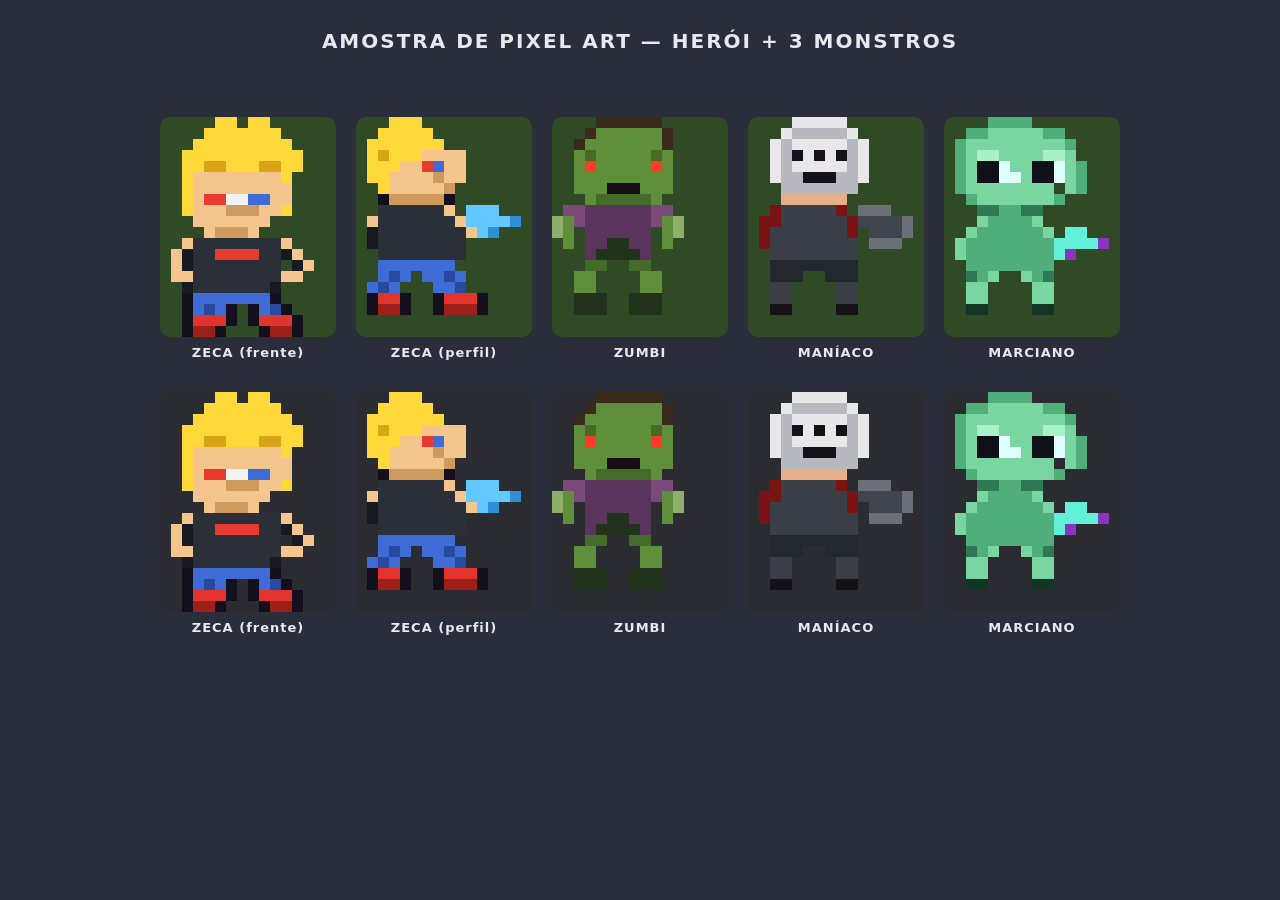
<file: sprites-preview.html>
<!DOCTYPE html>
<html lang="pt-BR">
<head>
<meta charset="utf-8">
<title>Amostra de Pixel Art</title>
<style>
  body { margin: 0; background: #2a2e3a; color: #e8e8f0; font-family: system-ui, sans-serif; }
  h1 { text-align: center; padding: 16px; font-size: 20px; letter-spacing: 2px; }
  .row { display: flex; flex-wrap: wrap; gap: 20px; justify-content: center; padding: 16px; }
  .cell { text-align: center; }
  .cell .name { margin-top: 8px; font-size: 13px; font-weight: 700; letter-spacing: 1px; }
  .grass { background: #2f4a24; border-radius: 10px; }
  .street { background: #2a2c31; border-radius: 10px; }
  canvas { image-rendering: pixelated; display: block; }
  .warn { color: #ff8a8a; text-align: center; font-size: 13px; min-height: 18px; }
</style>
</head>
<body>
  <h1>AMOSTRA DE PIXEL ART — HERÓI + 3 MONSTROS</h1>
  <div class="warn" id="warn"></div>
  <div class="row" id="grassRow"></div>
  <div class="row" id="streetRow"></div>

<script src="js/pixel.js"></script>
<script src="js/sprites.js"></script>
<script>
  const SCALE = 11;
  const order = [
    ['hero_down', 'ZECA (frente)'],
    ['hero_side', 'ZECA (perfil)'],
    ['zombie', 'ZUMBI'],
    ['maniac', 'MANÍACO'],
    ['alien', 'MARCIANO'],
  ];
  const warns = [];
  function build(container, bgClass) {
    for (const [key, label] of order) {
      const def = SPRITES[key];
      if (!Pixel.check(key, def.rows)) warns.push(key);
      const spr = Pixel.make(def.rows, PAL[def.pal]);
      const cell = document.createElement('div');
      cell.className = 'cell';
      const cv = document.createElement('canvas');
      cv.width = spr.width * SCALE; cv.height = spr.height * SCALE;
      cv.className = bgClass;
      const ctx = cv.getContext('2d');
      ctx.imageSmoothingEnabled = false;
      ctx.drawImage(spr, 0, 0, cv.width, cv.height);
      const nm = document.createElement('div');
      nm.className = 'name'; nm.textContent = label;
      cell.append(cv, nm);
      container.appendChild(cell);
    }
  }
  build(document.getElementById('grassRow'), 'grass');
  build(document.getElementById('streetRow'), 'street');
  document.getElementById('warn').textContent = warns.length ? ('Larguras irregulares: ' + [...new Set(warns)].join(', ')) : '';
</script>
</body>
</html>
</file>
<file: css/style.css>
* { margin: 0; padding: 0; box-sizing: border-box; }

html, body {
  width: 100%; height: 100%;
  overflow: hidden;
  background: #06070d;
  font-family: 'Segoe UI', system-ui, sans-serif;
  color: #e8e8f0;
  user-select: none;
}

#game { position: fixed; inset: 0; display: block; }

.hidden { display: none !important; }

/* ---------- HUD ---------- */
#hud { position: fixed; inset: 0; pointer-events: none; z-index: 5; }

#topbar {
  position: absolute; top: 14px; left: 50%; transform: translateX(-50%);
  display: flex; gap: 28px; align-items: center;
  background: rgba(8, 10, 20, .55);
  border: 1px solid rgba(255, 255, 255, .08);
  border-radius: 14px;
  padding: 8px 26px;
  backdrop-filter: blur(8px);
}
#waveLabel { font-weight: 800; letter-spacing: 2px; color: #9dff5e; font-size: 15px; white-space: nowrap; }
#score { font-weight: 700; font-size: 20px; min-width: 90px; text-align: center; font-variant-numeric: tabular-nums; }
#zleft { color: #ff7a7a; font-weight: 600; font-size: 15px; }
#keys { color: #ffe066; font-weight: 700; font-size: 15px; text-shadow: 0 0 10px rgba(255,224,102,.5); }
#money { color: #ffd75e; font-weight: 700; font-size: 15px; text-shadow: 0 0 10px rgba(255,215,94,.4); }

/* contadores da HUD com ícone desenhado (set ICON) em vez de emoji */
.stat { display: inline-flex; align-items: center; gap: 6px; }
.stat .hval { font-variant-numeric: tabular-nums; }
.hicon, .wicon {
  display: inline-block; width: 20px; height: 20px; flex: 0 0 auto;
  background-repeat: no-repeat; background-position: center; background-size: contain;
}
.wicon { width: 17px; height: 17px; vertical-align: -3px; margin-right: 5px; }

.pcard {
  position: absolute; bottom: 18px; left: 18px;
  width: 230px;
  background: rgba(8, 10, 20, .55);
  border: 1px solid rgba(255, 255, 255, .08);
  border-radius: 14px;
  padding: 10px 14px;
  backdrop-filter: blur(8px);
}
.pcard.right { left: auto; right: 18px; }
.pname { font-size: 11px; font-weight: 800; letter-spacing: 2px; margin-bottom: 5px; }
.hpbar {
  height: 12px; border-radius: 6px;
  background: rgba(255, 255, 255, .1);
  overflow: hidden;
}
.hpfill {
  height: 100%; width: 100%;
  background: linear-gradient(90deg, #38e06c, #9dff5e);
  border-radius: 6px;
  transition: width .15s ease;
}
.hpfill.low { background: linear-gradient(90deg, #e03838, #ff7a4d); }
.weap { margin-top: 6px; font-size: 13px; opacity: .9; display: flex; align-items: center; }
.pcard.right .weap { justify-content: flex-end; }
.pcard.dead { opacity: .45; }
.pcard.dead .pname::after { content: '  ✝ ABATIDO'; color: #ff6b6b; }

/* combo */
#combo {
  position: absolute; top: 70px; left: 50%; transform: translateX(-50%);
  text-align: center;
}
#comboMult {
  font-weight: 900; font-size: 26px; letter-spacing: 1px;
  color: #ffd75e; text-shadow: 0 0 16px rgba(255,215,94,.7);
  display: block;
}
#comboBar {
  width: 120px; height: 5px; margin: 3px auto 0;
  background: rgba(255,255,255,.12); border-radius: 3px; overflow: hidden;
}
#comboFill {
  height: 100%; width: 100%;
  background: linear-gradient(90deg,#ffd75e,#ff8a3d); border-radius: 3px;
}

/* objetivo especial da onda */
/* aviso de quando a Loja abre (fica sob a topbar; desce se houver objetivo) */
#shopHint {
  position: absolute; top: 74px; left: 50%; transform: translateX(-50%);
  display: inline-flex; align-items: center; gap: 7px;
  background: rgba(24, 18, 4, .6);
  border: 1px solid rgba(255, 215, 94, .32);
  border-radius: 12px;
  padding: 6px 16px;
  font-size: 12.5px; font-weight: 800; letter-spacing: 1.2px;
  color: #ffd75e;
  white-space: nowrap;
}
#shopHint .hicon { width: 17px; height: 17px; }
#objective:not(.hidden) ~ #shopHint { top: 112px; }

#objective {
  position: absolute; top: 74px; left: 50%; transform: translateX(-50%);
  background: rgba(8, 20, 12, .6);
  border: 1px solid rgba(125, 255, 158, .35);
  border-radius: 12px;
  padding: 7px 18px;
  font-size: 13px; font-weight: 800; letter-spacing: 1.5px;
  color: #7dff9e;
  text-shadow: 0 0 12px rgba(125, 255, 158, .5);
  backdrop-filter: blur(8px);
  white-space: nowrap;
}

/* barra do chefe */
#bossbar {
  position: absolute; top: 74px; left: 50%; transform: translateX(-50%);
  width: min(560px, 76vw);
  background: rgba(8,10,20,.6); border: 1px solid rgba(255,90,90,.3);
  border-radius: 12px; padding: 8px 14px; backdrop-filter: blur(8px);
}
#bossname {
  font-size: 13px; font-weight: 800; letter-spacing: 3px; text-align: center;
  color: #ff6b6b; margin-bottom: 5px; text-shadow: 0 0 14px rgba(255,80,80,.6);
}
#bossHp { height: 14px; background: rgba(255,255,255,.1); border-radius: 7px; overflow: hidden; }
#bossHpFill {
  height: 100%; width: 100%;
  background: linear-gradient(90deg,#8b0000,#ff3838,#ff7a4d); border-radius: 7px;
  transition: width .12s ease;
  box-shadow: 0 0 14px rgba(255,60,60,.5);
}

/* loja entre fases */
#shopMoney { color: #ffd75e; font-weight: 800; text-shadow: 0 0 12px rgba(255,215,94,.5); }
#shopItems {
  display: grid; grid-template-columns: repeat(3, 1fr); gap: 12px;
  margin: 20px auto; max-width: 620px;
}
.shopitem {
  pointer-events: auto;
  background: rgba(255,255,255,.05);
  border: 2px solid rgba(255,255,255,.12); border-radius: 12px;
  padding: 12px 8px; cursor: pointer; font-family: inherit; color: #e8e8f0;
  display: flex; flex-direction: column; align-items: center; gap: 3px;
  transition: transform .1s, border-color .15s, background .15s;
}
.shopitem:hover:not(.disabled) { transform: translateY(-3px); border-color: #9dff5e; background: rgba(157,255,94,.08); }
.shopitem .sico { font-size: 26px; }
.shopitem .sname { font-weight: 800; font-size: 13px; letter-spacing: .5px; }
.shopitem .sdesc { font-size: 10px; opacity: .6; line-height: 1.3; min-height: 22px; }
.shopitem .scost { font-weight: 800; font-size: 13px; color: #ffd75e; }
.shopitem.disabled { opacity: .4; cursor: default; }
.shopitem.owned .scost { color: #9dff5e; }
.shopitem.flash { animation: buyflash .3s ease; }
@keyframes buyflash { 0% { background: rgba(157,255,94,.5); } 100% { background: rgba(255,255,255,.05); } }

/* seleção de personagem */
#charrow { display: flex; gap: 16px; justify-content: center; flex-wrap: wrap; margin: 22px 0 10px; }
.charcard {
  pointer-events: auto;
  width: 150px; padding: 0 0 10px;
  background: rgba(255,255,255,.04);
  border: 3px solid rgba(255,255,255,.12); border-radius: 14px;
  overflow: hidden; cursor: pointer;
  transition: transform .1s, border-color .15s, box-shadow .15s;
  display: flex; flex-direction: column; align-items: center;
}
.charcard:hover { transform: translateY(-4px); border-color: rgba(255,255,255,.3); }
.charcard canvas { width: 150px; height: 170px; display: block; image-rendering: auto; }
.charcard .cname { font-weight: 900; font-size: 17px; letter-spacing: 1px; margin-top: 8px; }
.charcard .ctrait { font-size: 11px; opacity: .6; margin-top: 2px; }
.charcard.p1 { border-color: #5ec8ff; box-shadow: 0 0 24px rgba(94,200,255,.35); }
.charcard.p2 { border-color: #ffb84d; box-shadow: 0 0 24px rgba(255,184,77,.35); }
.charcard.taken { opacity: .5; }
.charcard .tag1, .charcard .tag2 {
  font-size: 10px; font-weight: 800; letter-spacing: 1px;
  padding: 2px 8px; border-radius: 8px; margin-top: 4px;
}
.charcard .tag1 { background: #5ec8ff; color: #06121e; }
.charcard .tag2 { background: #ffb84d; color: #1e1406; }
#csPicks { min-height: 22px; font-size: 14px; letter-spacing: 1px; opacity: .85; margin-bottom: 8px; }

/* seleção de mapa */
.pick { font-size: 12px; letter-spacing: 3px; opacity: .7; margin-bottom: 12px; }
.maps { display: flex; gap: 12px; justify-content: center; margin-bottom: 24px; flex-wrap: wrap; }
.map {
  pointer-events: auto;
  width: 150px; padding: 14px 8px;
  display: flex; flex-direction: column; align-items: center; gap: 4px;
  font-family: inherit; cursor: pointer;
  background: rgba(255,255,255,.04);
  border: 2px solid rgba(255,255,255,.1); border-radius: 14px;
  color: #e8e8f0; transition: transform .1s, border-color .15s, background .15s;
}
.map:hover { transform: translateY(-3px); background: rgba(255,255,255,.08); }
.map.sel { border-color: #9dff5e; background: rgba(157,255,94,.1); box-shadow: 0 0 22px rgba(157,255,94,.2); }
.mico { font-size: 34px; }
.mname { font-weight: 800; font-size: 15px; letter-spacing: 1px; }
.mdesc { font-size: 11px; opacity: .6; text-align: center; }

#banner {
  position: absolute; top: 30%; left: 50%; transform: translateX(-50%);
  font-size: clamp(26px, 6vw, 54px); font-weight: 900; letter-spacing: 6px;
  color: #9dff5e;
  text-shadow: 0 0 30px rgba(157, 255, 94, .6), 0 4px 12px rgba(0, 0, 0, .8);
  animation: bannerIn .5s ease;
  text-align: center;
  white-space: nowrap;
}
#banner small { display: block; font-size: clamp(13px, 2vw, 18px); letter-spacing: 3px; color: #fff; opacity: .85; font-weight: 600; }
#banner.boss { color: #ff4d4d; text-shadow: 0 0 34px rgba(255,60,60,.7), 0 4px 12px rgba(0,0,0,.8); }
#banner.gold { color: #ffd75e; text-shadow: 0 0 34px rgba(255,215,94,.7), 0 4px 12px rgba(0,0,0,.8); }
@keyframes bannerIn {
  from { opacity: 0; transform: translateX(-50%) scale(1.4); }
  to   { opacity: 1; transform: translateX(-50%) scale(1); }
}

/* ---------- Overlays ---------- */
.overlay {
  position: fixed; inset: 0; z-index: 10;
  display: flex; align-items: center; justify-content: center;
  background: radial-gradient(ellipse at center, rgba(10, 14, 28, .82), rgba(3, 4, 10, .96));
  backdrop-filter: blur(4px);
}

.panel { text-align: center; max-width: 640px; padding: 30px; }
.panel.small { max-width: 460px; }

h1 {
  font-size: 64px; font-weight: 900; line-height: .95; letter-spacing: 3px;
  color: #9dff5e;
  text-shadow: 0 0 40px rgba(157, 255, 94, .45), 0 6px 0 #1d3311;
}
h1 span {
  display: block; font-size: 22px; color: #ff5e5e; letter-spacing: 14px;
  text-shadow: 0 0 20px rgba(255, 94, 94, .6);
  margin: 6px 0 2px;
  font-style: italic;
}

/* flicker "neon" no título (clima de terror) */
@keyframes titleFlicker {
  0%, 100% { text-shadow: 0 0 40px rgba(157, 255, 94, .45), 0 6px 0 #1d3311; }
  47% { text-shadow: 0 0 40px rgba(157, 255, 94, .45), 0 6px 0 #1d3311; }
  48% { text-shadow: 0 0 10px rgba(157, 255, 94, .2), 0 6px 0 #1d3311; opacity: .85; }
  49% { text-shadow: 0 0 40px rgba(157, 255, 94, .45), 0 6px 0 #1d3311; opacity: 1; }
  72% { opacity: 1; }
  73% { opacity: .9; }
  74% { opacity: 1; }
}
h1 { animation: titleFlicker 5s ease-in-out infinite; }

/* entrada suave dos painéis (menu, loja, game over…) */
@keyframes panelIn {
  from { opacity: 0; transform: translateY(20px) scale(.97); }
  to   { opacity: 1; transform: none; }
}
.panel { animation: panelIn .42s cubic-bezier(.2, .8, .2, 1) both; }

/* acessibilidade: sem movimento para quem prefere */
@media (prefers-reduced-motion: reduce) {
  h1 { animation: none; }
  .panel { animation: none; }
  button.big:hover, .diffbtn:hover { transform: none; }
}
h2 { font-size: 38px; font-weight: 900; letter-spacing: 3px; color: #9dff5e; margin-bottom: 18px; }
h2.red { color: #ff5e5e; text-shadow: 0 0 30px rgba(255, 94, 94, .5); }

.tag { margin: 14px 0 26px; opacity: .8; font-size: 15px; }

.btns { display: flex; flex-direction: column; gap: 12px; align-items: center; margin-bottom: 26px; }

button.big {
  pointer-events: auto;
  width: 320px; padding: 15px 0;
  font-size: 18px; font-weight: 800; letter-spacing: 2px;
  font-family: inherit;
  color: #08140a;
  background: linear-gradient(180deg, #9dff5e, #52c93c);
  border: none; border-radius: 12px;
  cursor: pointer;
  box-shadow: 0 4px 0 #2c6e1e, 0 8px 24px rgba(157, 255, 94, .25);
  transition: transform .08s ease, filter .1s;
}
button.big:hover { filter: brightness(1.1); transform: translateY(-2px); }
button.big[disabled] { opacity: .45; cursor: wait; filter: none; transform: none; box-shadow: 0 4px 0 #2c6e1e; }
.artload { margin: -14px 0 16px; color: #ffd75e; opacity: .85; }
button.big:active { transform: translateY(2px); box-shadow: 0 2px 0 #2c6e1e; }
button.big.alt {
  color: #e8e8f0;
  background: linear-gradient(180deg, #3a4160, #262b42);
  box-shadow: 0 4px 0 #14172a, 0 8px 24px rgba(0, 0, 0, .4);
}

.controls {
  display: flex; gap: 40px; justify-content: center;
  margin-bottom: 18px;
}
.controls h3 { font-size: 13px; letter-spacing: 2px; margin-bottom: 6px; }
.controls p { font-size: 13px; line-height: 1.7; opacity: .85; }
.controls b {
  background: rgba(255, 255, 255, .12);
  padding: 1px 7px; border-radius: 5px;
  font-size: 12px;
}

.hint { font-size: 12px; opacity: .55; line-height: 1.8; }
.hint b { background: rgba(255,255,255,.12); padding: 1px 6px; border-radius: 4px; }

/* dificuldade */
.diffs { display: flex; gap: 10px; justify-content: center; margin-bottom: 10px; }
.diffbtn {
  pointer-events: auto;
  font-family: inherit; cursor: pointer;
  padding: 9px 18px; border-radius: 20px;
  font-size: 13px; font-weight: 800; letter-spacing: 1px;
  color: #e8e8f0;
  background: rgba(255,255,255,.06);
  border: 2px solid rgba(255,255,255,.14);
  transition: transform .1s, border-color .15s, background .15s;
}
.diffbtn:hover { transform: translateY(-2px); }
.diffbtn.sel { border-color: #9dff5e; background: rgba(157,255,94,.12); box-shadow: 0 0 16px rgba(157,255,94,.25); }
.diffbtn[data-diff="hard"].sel { border-color: #ff5e5e; background: rgba(255,94,94,.12); box-shadow: 0 0 16px rgba(255,94,94,.3); }
#highline { color: #ffd75e; opacity: .85; }

/* controle de áudio */
.audio-set {
  display: flex; align-items: center; justify-content: center; gap: 8px;
  margin-top: 16px; font-size: 16px;
}
.audio-set input.vol {
  pointer-events: auto;
  -webkit-appearance: none; appearance: none;
  width: 110px; height: 6px; border-radius: 3px;
  background: rgba(255,255,255,.18); outline: none; cursor: pointer;
}
.audio-set input.vol::-webkit-slider-thumb {
  -webkit-appearance: none; appearance: none;
  width: 15px; height: 15px; border-radius: 50%;
  background: #9dff5e; box-shadow: 0 0 8px rgba(157,255,94,.5); cursor: pointer;
}
.audio-set input.vol::-moz-range-thumb {
  width: 15px; height: 15px; border: none; border-radius: 50%;
  background: #9dff5e; box-shadow: 0 0 8px rgba(157,255,94,.5); cursor: pointer;
}

#stats {
  margin-bottom: 24px; font-size: 16px; line-height: 2.1;
  background: rgba(255, 255, 255, .05);
  border-radius: 12px; padding: 14px 20px;
}
#stats b { color: #9dff5e; font-size: 20px; }

/* tela de opções: grupos (controles / áudio / acessibilidade) */
.optgroup {
  background: rgba(255, 255, 255, .04);
  border: 1px solid rgba(255, 255, 255, .09);
  border-radius: 12px;
  padding: 16px 20px 18px;
  margin-bottom: 14px;
}
.optgroup h3 {
  font-size: 12px; letter-spacing: 2px; color: #9dff5e;
  text-transform: uppercase; margin-bottom: 6px;
}
.opthint { font-size: 12.5px; opacity: .6; margin-bottom: 12px; }
.optgroup .audio-set,
.optgroup .cb-toggle { margin-top: 0; }

/* tela de controles (remapeamento) */
#bindsGrid {
  display: flex; gap: 34px; justify-content: center;
  margin: 8px 0 4px; text-align: left;
}
.bindcol { min-width: 220px; }
.bindcol h3 {
  font-size: 13px; letter-spacing: 2px; margin-bottom: 10px; text-align: center;
}
.bindrow {
  display: flex; align-items: center; justify-content: space-between;
  gap: 12px; padding: 5px 0;
}
.bindname { font-size: 13px; opacity: .8; }
.bindkey {
  pointer-events: auto; cursor: pointer;
  font-family: inherit; font-size: 12px; font-weight: 800;
  min-width: 92px; padding: 7px 10px;
  color: #e8e8f0;
  background: rgba(255, 255, 255, .07);
  border: 2px solid rgba(255, 255, 255, .16);
  border-radius: 8px;
  transition: border-color .15s, background .15s;
}
.bindkey:hover { border-color: rgba(157, 255, 94, .55); background: rgba(157, 255, 94, .10); }
.bindkey.listening {
  border-color: #ffd75e; background: rgba(255, 215, 94, .16); color: #ffd75e;
  animation: bindPulse .9s ease-in-out infinite;
}
@keyframes bindPulse { 0%, 100% { opacity: 1; } 50% { opacity: .55; } }

.bindmsg { font-size: 12.5px; min-height: 20px; margin: 10px 0 16px; color: #9dff5e; opacity: .9; }
.bindmsg.bad { color: #ff8a8a; }

@media (prefers-reduced-motion: reduce) {
  .bindkey.listening { animation: none; }
}

/* modificadores da fase: pills no canto superior esquerdo */
#mods { position: absolute; top: 74px; left: 18px; display: flex; flex-direction: column; gap: 6px; }
.mod {
  background: rgba(30, 8, 40, .62); border: 1px solid rgba(216, 106, 255, .45);
  border-radius: 10px; padding: 5px 12px;
  font-size: 12px; font-weight: 800; letter-spacing: 1px; color: #e6b3ff; white-space: nowrap;
}
.nextmods { font-size: 13px; color: #e6b3ff; margin: -14px 0 14px; line-height: 1.5; }
.nextmods:empty { display: none; }
.nextmods b { color: #fff; }

/* abrigo (entre fases): abas estruturas / moradores / loja */
.panel.wide { max-width: 780px; }
.tabs { display: flex; gap: 8px; justify-content: center; margin: 4px 0 16px; }
.tab {
  pointer-events: auto; cursor: pointer;
  font-family: inherit; font-size: 12px; font-weight: 800; letter-spacing: 1.2px;
  color: #e8e8f0; background: rgba(255,255,255,.06);
  border: 2px solid rgba(255,255,255,.14); border-radius: 20px; padding: 8px 16px;
  transition: border-color .15s, background .15s;
}
.tab.sel { border-color: #9dff5e; background: rgba(157,255,94,.12); color: #9dff5e; }
.tab .pill {
  display: inline-block; min-width: 18px; padding: 0 6px; margin-left: 4px;
  border-radius: 9px; background: #ffd75e; color: #1e1406; font-size: 11px;
}
.tab .pill:empty { display: none; }
.tabpane { min-height: 200px; }

.rooms { display: grid; grid-template-columns: repeat(auto-fit, minmax(210px, 1fr)); gap: 12px; text-align: left; }
.room {
  background: rgba(255,255,255,.04); border: 1px solid rgba(255,255,255,.09);
  border-radius: 12px; padding: 12px 14px;
}
.room h4 { margin: 0 0 2px; font-size: 14px; letter-spacing: 1px; color: #9dff5e; }
.room .lvl { font-size: 11px; opacity: .7; margin-bottom: 6px; }
.room .lvl b { color: #ffd75e; }
.room .fx { font-size: 12px; opacity: .8; min-height: 34px; line-height: 1.45; }
.room .pips { display: flex; gap: 4px; margin: 6px 0 10px; }
.room .pip { width: 22px; height: 6px; border-radius: 3px; background: rgba(255,255,255,.12); }
.room .pip.on { background: #9dff5e; box-shadow: 0 0 6px rgba(157,255,94,.5); }
.room .pip.staff { background: #ffd75e; box-shadow: 0 0 6px rgba(255,215,94,.5); }
.room button {
  pointer-events: auto; cursor: pointer; width: 100%;
  font-family: inherit; font-size: 12px; font-weight: 800; letter-spacing: 1px;
  color: #08140a; background: linear-gradient(180deg, #9dff5e, #52c93c);
  border: none; border-radius: 8px; padding: 8px 0;
}
.room button[disabled] { opacity: .35; cursor: default; }
.room button.max { background: rgba(255,255,255,.1); color: #e8e8f0; }

.people { text-align: left; }
.person {
  display: flex; align-items: center; justify-content: space-between; gap: 12px;
  background: rgba(255,255,255,.04); border: 1px solid rgba(255,255,255,.09);
  border-radius: 10px; padding: 9px 14px; margin-bottom: 8px; font-size: 13px;
}
.person .pname { font-weight: 800; letter-spacing: .5px; }
.person .pdesc { font-size: 11.5px; opacity: .6; }
.person select {
  pointer-events: auto; font-family: inherit; font-size: 12px; font-weight: 700;
  color: #e8e8f0; background: #1c2130; border: 1px solid rgba(255,255,255,.18);
  border-radius: 8px; padding: 6px 10px; cursor: pointer;
}
.people .empty { opacity: .55; font-size: 13px; padding: 26px 10px; text-align: center; line-height: 1.7; }

/* modo daltônico */
.cb-toggle {
  pointer-events: auto; cursor: pointer;
  display: inline-flex; align-items: center; gap: 8px;
  margin-top: 14px; font-size: 13px; opacity: .8; user-select: none;
}
.cb-toggle input { width: 16px; height: 16px; accent-color: #4ea3ff; cursor: pointer; }

/* sob modo daltônico: troca pares verde/vermelho por azul/laranja (deuteranopia) */
:root[data-cb] .hpfill { background: linear-gradient(90deg, #2b9cff, #7cc8ff); }
:root[data-cb] .hpfill.low { background: linear-gradient(90deg, #ff8c1a, #ffbf66); }
:root[data-cb] .diffbtn.sel { border-color: #4ea3ff; background: rgba(78,163,255,.14); box-shadow: 0 0 16px rgba(78,163,255,.3); }
:root[data-cb] .diffbtn[data-diff="hard"].sel { border-color: #ff8c1a; background: rgba(255,140,26,.14); box-shadow: 0 0 16px rgba(255,140,26,.3); }
</file>
